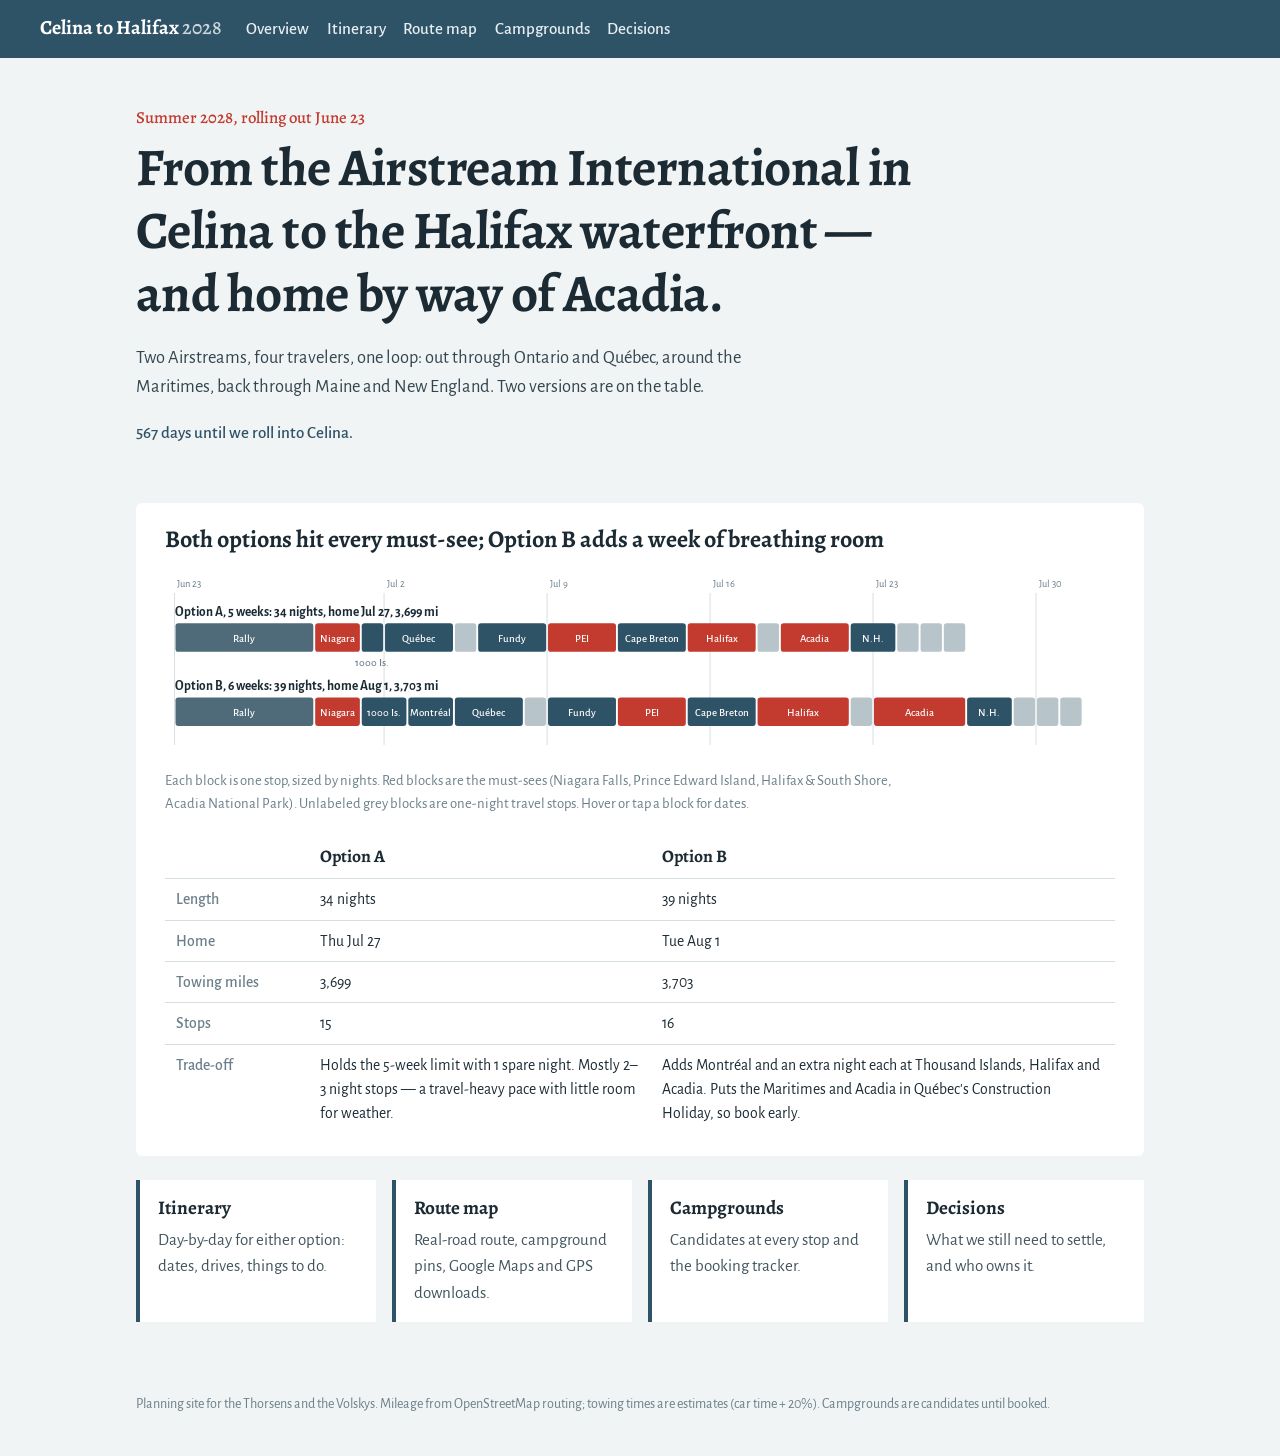
<file: index.html>
<!doctype html>
<html lang="en"><head><meta charset="utf-8">
<meta name="viewport" content="width=device-width, initial-scale=1, viewport-fit=cover">
<meta name="robots" content="noindex, nofollow">
<title>Overview — Celina to Halifax 2028</title>
<link rel="preconnect" href="https://fonts.googleapis.com"><link rel="preconnect" href="https://fonts.gstatic.com" crossorigin>
<link href="https://fonts.googleapis.com/css2?family=Alegreya:wght@500;700&family=Alegreya+Sans:ital,wght@0,400;0,500;0,700;1,400&display=swap" rel="stylesheet">
<link rel="stylesheet" href="assets/css/site.css">
<link rel="icon" href="data:image/svg+xml,<svg xmlns=%22http://www.w3.org/2000/svg%22 viewBox=%220 0 100 100%22><text y=%22.9em%22 font-size=%2290%22>⚓</text></svg>">
</head><body>
<header class="top"><a class="brand" href="">Celina to Halifax <span>2028</span></a><nav><a href="">Overview</a><a href="itinerary/">Itinerary</a><a href="route-map/">Route map</a><a href="campgrounds/">Campgrounds</a><a href="decisions/">Decisions</a></nav></header>
<main>
<section class="hero">
  <p class="dates">Summer 2028, rolling out June 23</p>
  <h1>From the Airstream International in Celina to the Halifax waterfront — and home by way of Acadia.</h1>
  <p class="lede">Two Airstreams, four travelers, one loop: out through Ontario and Québec, around the Maritimes, back through Maine and New England. Two versions are on the table.</p>
  <p class="countdown" id="countdown"></p>
</section>
<section class="compare">
  <h2>Both options hit every must-see; Option B adds a week of breathing room</h2>
  <div class="scroll"><svg viewBox="0 0 1000 190" role="img" aria-label="Timeline of both trip options" class="timeline"><line x1="10.0" y1="22" x2="10.0" y2="182" class="tl-grid"/><text x="13.0" y="16" class="tl-date">Jun 23</text><line x1="230.5" y1="22" x2="230.5" y2="182" class="tl-grid"/><text x="233.5" y="16" class="tl-date">Jul 2</text><line x1="402.0" y1="22" x2="402.0" y2="182" class="tl-grid"/><text x="405.0" y="16" class="tl-date">Jul 9</text><line x1="573.5" y1="22" x2="573.5" y2="182" class="tl-grid"/><text x="576.5" y="16" class="tl-date">Jul 16</text><line x1="745.0" y1="22" x2="745.0" y2="182" class="tl-grid"/><text x="748.0" y="16" class="tl-date">Jul 23</text><line x1="916.5" y1="22" x2="916.5" y2="182" class="tl-grid"/><text x="919.5" y="16" class="tl-date">Jul 30</text><text x="10" y="46" class="tl-row">Option A, 5 weeks: 34 nights, home Jul 27, 3,699 mi</text><rect x="11.0" y="54" width="145.0" height="30" rx="3" class="tl-rally"><title>ACI International Rally: Fri Jun 23 to Thu Jun 29, 6 nights</title></rect><text x="83.5" y="74" text-anchor="middle" class="tl-lab in-rally">Rally</text><rect x="158.0" y="54" width="47.0" height="30" rx="3" class="tl-must"><title>Niagara Falls: Thu Jun 29 to Sat Jul 1, 2 nights</title></rect><text x="181.5" y="74" text-anchor="middle" class="tl-lab in-must">Niagara</text><rect x="207.0" y="54" width="22.5" height="30" rx="3" class="tl-stop"><title>Thousand Islands: Sat Jul 1 to Sun Jul 2, 1 night</title></rect><text x="218.2" y="99" text-anchor="middle" class="tl-lab out">1000 Is.</text><rect x="231.5" y="54" width="71.5" height="30" rx="3" class="tl-stop"><title>Québec City: Sun Jul 2 to Wed Jul 5, 3 nights</title></rect><text x="267.2" y="74" text-anchor="middle" class="tl-lab in-stop">Québec</text><rect x="305.0" y="54" width="22.5" height="30" rx="3" class="tl-transit"><title>Edmundston (overnight): Wed Jul 5 to Thu Jul 6, 1 night</title></rect><rect x="329.5" y="54" width="71.5" height="30" rx="3" class="tl-stop"><title>Fundy National Park: Thu Jul 6 to Sun Jul 9, 3 nights</title></rect><text x="365.2" y="74" text-anchor="middle" class="tl-lab in-stop">Fundy</text><rect x="403.0" y="54" width="71.5" height="30" rx="3" class="tl-must"><title>Prince Edward Island: Sun Jul 9 to Wed Jul 12, 3 nights</title></rect><text x="438.8" y="74" text-anchor="middle" class="tl-lab in-must">PEI</text><rect x="476.5" y="54" width="71.5" height="30" rx="3" class="tl-stop"><title>Cape Breton: Wed Jul 12 to Sat Jul 15, 3 nights</title></rect><text x="512.2" y="74" text-anchor="middle" class="tl-lab in-stop">Cape Breton</text><rect x="550.0" y="54" width="71.5" height="30" rx="3" class="tl-must"><title>Halifax &amp; South Shore: Sat Jul 15 to Tue Jul 18, 3 nights</title></rect><text x="585.8" y="74" text-anchor="middle" class="tl-lab in-must">Halifax</text><rect x="623.5" y="54" width="22.5" height="30" rx="3" class="tl-transit"><title>Saint John (overnight): Tue Jul 18 to Wed Jul 19, 1 night</title></rect><rect x="648.0" y="54" width="71.5" height="30" rx="3" class="tl-must"><title>Acadia National Park: Wed Jul 19 to Sat Jul 22, 3 nights</title></rect><text x="683.8" y="74" text-anchor="middle" class="tl-lab in-must">Acadia</text><rect x="721.5" y="54" width="47.0" height="30" rx="3" class="tl-stop"><title>White Mountains: Sat Jul 22 to Mon Jul 24, 2 nights</title></rect><text x="745.0" y="74" text-anchor="middle" class="tl-lab in-stop">N.H.</text><rect x="770.5" y="54" width="22.5" height="30" rx="3" class="tl-transit"><title>Lake George (overnight): Mon Jul 24 to Tue Jul 25, 1 night</title></rect><rect x="795.0" y="54" width="22.5" height="30" rx="3" class="tl-transit"><title>Finger Lakes (overnight): Tue Jul 25 to Wed Jul 26, 1 night</title></rect><rect x="819.5" y="54" width="22.5" height="30" rx="3" class="tl-transit"><title>Erie (overnight): Wed Jul 26 to Thu Jul 27, 1 night</title></rect><text x="10" y="124" class="tl-row">Option B, 6 weeks: 39 nights, home Aug 1, 3,703 mi</text><rect x="11.0" y="132" width="145.0" height="30" rx="3" class="tl-rally"><title>ACI International Rally: Fri Jun 23 to Thu Jun 29, 6 nights</title></rect><text x="83.5" y="152" text-anchor="middle" class="tl-lab in-rally">Rally</text><rect x="158.0" y="132" width="47.0" height="30" rx="3" class="tl-must"><title>Niagara Falls: Thu Jun 29 to Sat Jul 1, 2 nights</title></rect><text x="181.5" y="152" text-anchor="middle" class="tl-lab in-must">Niagara</text><rect x="207.0" y="132" width="47.0" height="30" rx="3" class="tl-stop"><title>Thousand Islands: Sat Jul 1 to Mon Jul 3, 2 nights</title></rect><text x="230.5" y="152" text-anchor="middle" class="tl-lab in-stop">1000 Is.</text><rect x="256.0" y="132" width="47.0" height="30" rx="3" class="tl-stop"><title>Montréal: Mon Jul 3 to Wed Jul 5, 2 nights</title></rect><text x="279.5" y="152" text-anchor="middle" class="tl-lab in-stop">Montréal</text><rect x="305.0" y="132" width="71.5" height="30" rx="3" class="tl-stop"><title>Québec City: Wed Jul 5 to Sat Jul 8, 3 nights</title></rect><text x="340.8" y="152" text-anchor="middle" class="tl-lab in-stop">Québec</text><rect x="378.5" y="132" width="22.5" height="30" rx="3" class="tl-transit"><title>Edmundston (overnight): Sat Jul 8 to Sun Jul 9, 1 night</title></rect><rect x="403.0" y="132" width="71.5" height="30" rx="3" class="tl-stop"><title>Fundy National Park: Sun Jul 9 to Wed Jul 12, 3 nights</title></rect><text x="438.8" y="152" text-anchor="middle" class="tl-lab in-stop">Fundy</text><rect x="476.5" y="132" width="71.5" height="30" rx="3" class="tl-must"><title>Prince Edward Island: Wed Jul 12 to Sat Jul 15, 3 nights</title></rect><text x="512.2" y="152" text-anchor="middle" class="tl-lab in-must">PEI</text><rect x="550.0" y="132" width="71.5" height="30" rx="3" class="tl-stop"><title>Cape Breton: Sat Jul 15 to Tue Jul 18, 3 nights</title></rect><text x="585.8" y="152" text-anchor="middle" class="tl-lab in-stop">Cape Breton</text><rect x="623.5" y="132" width="96.0" height="30" rx="3" class="tl-must"><title>Halifax &amp; South Shore: Tue Jul 18 to Sat Jul 22, 4 nights</title></rect><text x="671.5" y="152" text-anchor="middle" class="tl-lab in-must">Halifax</text><rect x="721.5" y="132" width="22.5" height="30" rx="3" class="tl-transit"><title>Saint John (overnight): Sat Jul 22 to Sun Jul 23, 1 night</title></rect><rect x="746.0" y="132" width="96.0" height="30" rx="3" class="tl-must"><title>Acadia National Park: Sun Jul 23 to Thu Jul 27, 4 nights</title></rect><text x="794.0" y="152" text-anchor="middle" class="tl-lab in-must">Acadia</text><rect x="844.0" y="132" width="47.0" height="30" rx="3" class="tl-stop"><title>White Mountains: Thu Jul 27 to Sat Jul 29, 2 nights</title></rect><text x="867.5" y="152" text-anchor="middle" class="tl-lab in-stop">N.H.</text><rect x="893.0" y="132" width="22.5" height="30" rx="3" class="tl-transit"><title>Lake George (overnight): Sat Jul 29 to Sun Jul 30, 1 night</title></rect><rect x="917.5" y="132" width="22.5" height="30" rx="3" class="tl-transit"><title>Finger Lakes (overnight): Sun Jul 30 to Mon Jul 31, 1 night</title></rect><rect x="942.0" y="132" width="22.5" height="30" rx="3" class="tl-transit"><title>Erie (overnight): Mon Jul 31 to Tue Aug 1, 1 night</title></rect></svg></div>
  <p class="caption">Each block is one stop, sized by nights. Red blocks are the must-sees (Niagara Falls, Prince Edward Island, Halifax &amp; South Shore, Acadia National Park). Unlabeled grey blocks are one-night travel stops. Hover or tap a block for dates.</p>
  <table class="facts">
    <thead><tr><th></th><th>Option A</th><th>Option B</th></tr></thead>
    <tbody>
      <tr><th>Length</th><td>34 nights</td><td>39 nights</td></tr>
      <tr><th>Home</th><td>Thu Jul 27</td><td>Tue Aug 1</td></tr>
      <tr><th>Towing miles</th><td>3,699</td><td>3,703</td></tr>
      <tr><th>Stops</th><td>15</td><td>16</td></tr>
      <tr><th>Trade-off</th><td>Holds the 5-week limit with 1 spare night. Mostly 2–3 night stops — a travel-heavy pace with little room for weather.</td><td>Adds Montréal and an extra night each at Thousand Islands, Halifax and Acadia. Puts the Maritimes and Acadia in Québec&#x27;s Construction Holiday, so book early.</td></tr>
    </tbody>
  </table>
</section>
<section class="pages">
  <a href="itinerary/"><h3>Itinerary</h3><p>Day-by-day for either option: dates, drives, things to do.</p></a>
  <a href="route-map/"><h3>Route map</h3><p>Real-road route, campground pins, Google Maps and GPS downloads.</p></a>
  <a href="campgrounds/"><h3>Campgrounds</h3><p>Candidates at every stop and the booking tracker.</p></a>
  <a href="decisions/"><h3>Decisions</h3><p>What we still need to settle, and who owns it.</p></a>
</section></main>
<footer>Planning site for the Thorsens and the Volskys. Mileage from OpenStreetMap routing; towing times are estimates (car time + 20%). Campgrounds are candidates until booked.</footer>
<script>
(function(){var s=new Date("2028-06-23T12:00:00"),n=new Date(),d=Math.round((s-n)/864e5),el=document.getElementById("countdown");
if(d>0)el.textContent=d+" days until we roll into Celina.";else if(d>-40)el.textContent="Day "+(1-d)+" of the trip.";else el.textContent="Trip complete.";})();
</script></body></html>
</file>
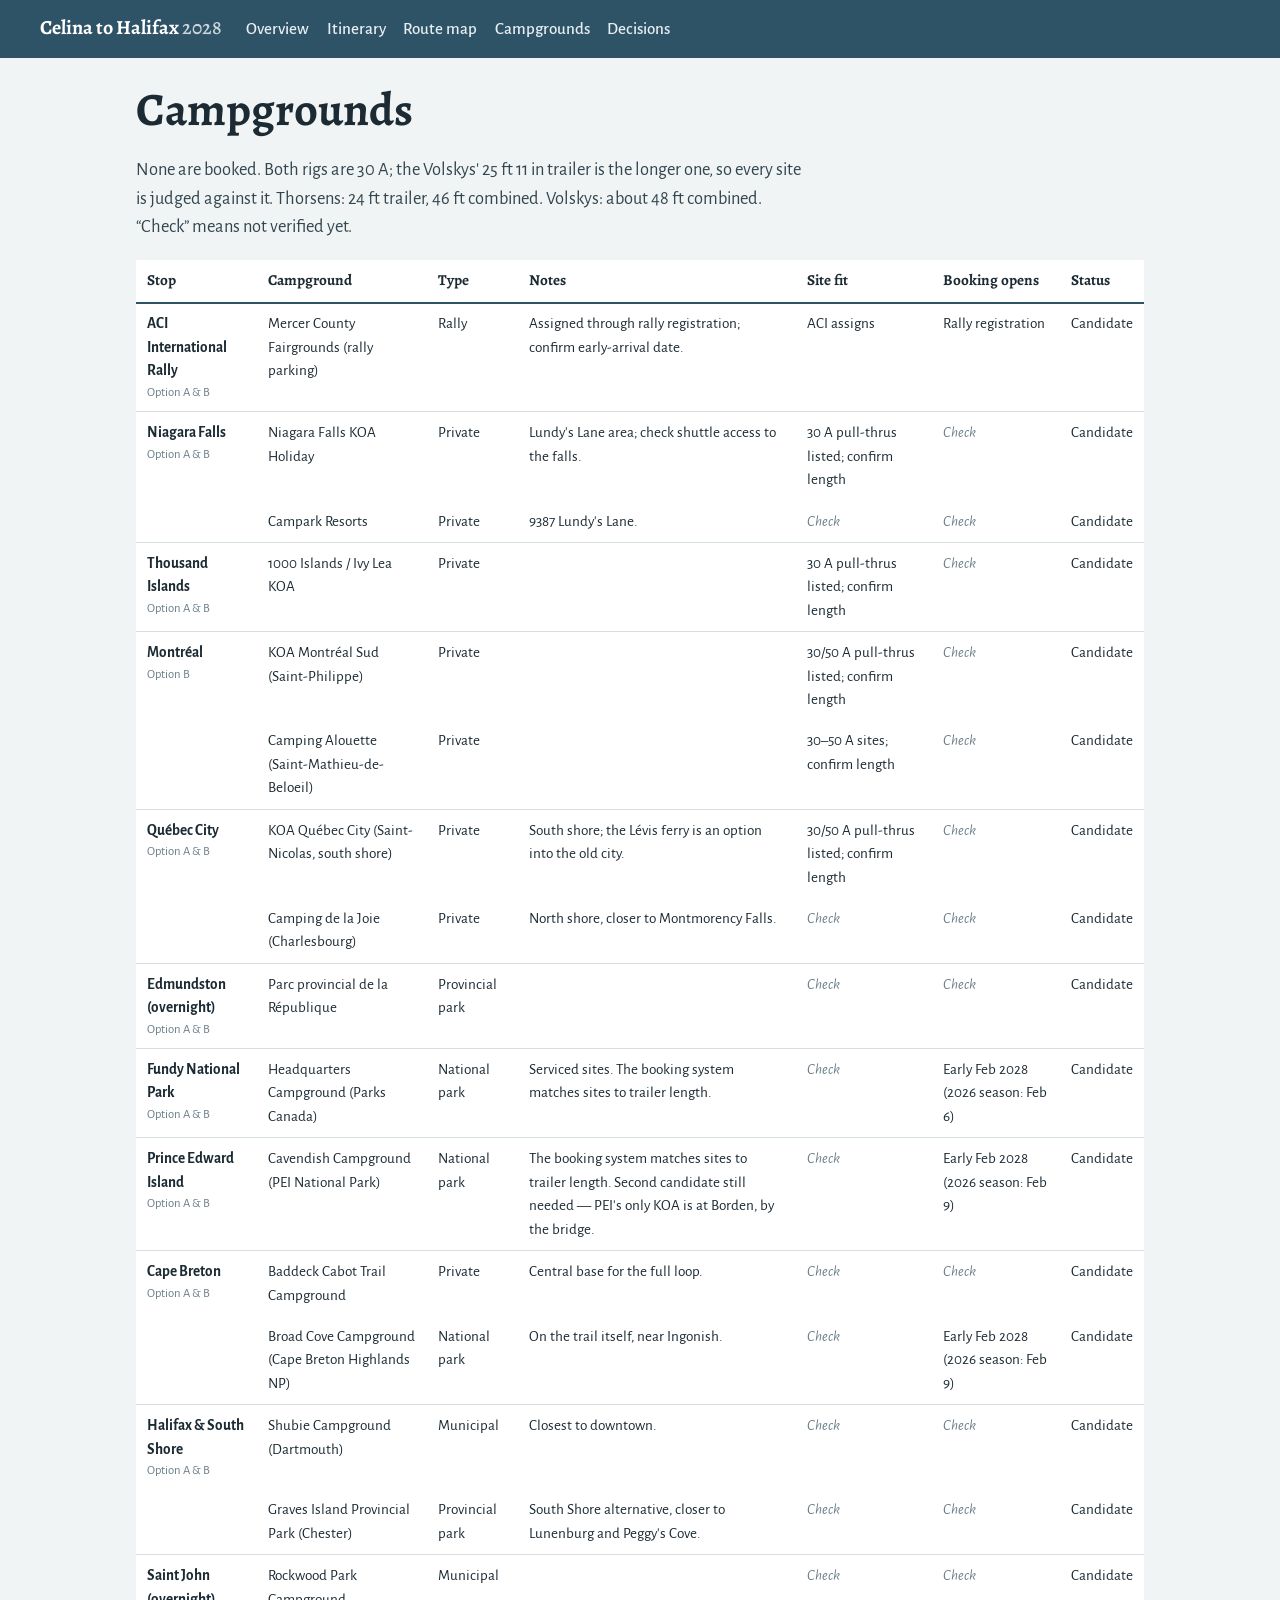
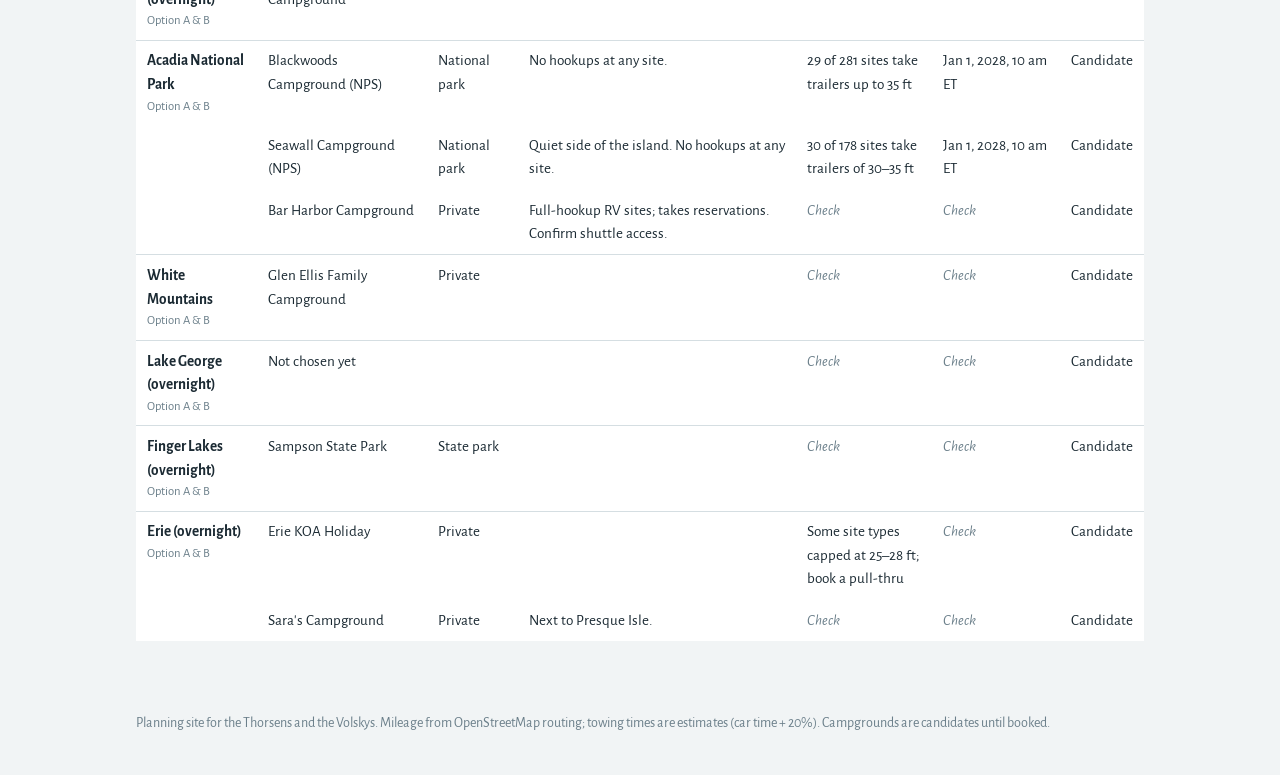
<file: campgrounds/index.html>
<!doctype html>
<html lang="en"><head><meta charset="utf-8">
<meta name="viewport" content="width=device-width, initial-scale=1, viewport-fit=cover">
<meta name="robots" content="noindex, nofollow">
<title>Campgrounds — Celina to Halifax 2028</title>
<link rel="preconnect" href="https://fonts.googleapis.com"><link rel="preconnect" href="https://fonts.gstatic.com" crossorigin>
<link href="https://fonts.googleapis.com/css2?family=Alegreya:wght@500;700&family=Alegreya+Sans:ital,wght@0,400;0,500;0,700;1,400&display=swap" rel="stylesheet">
<link rel="stylesheet" href="../assets/css/site.css">
<link rel="icon" href="data:image/svg+xml,<svg xmlns=%22http://www.w3.org/2000/svg%22 viewBox=%220 0 100 100%22><text y=%22.9em%22 font-size=%2290%22>⚓</text></svg>">
</head><body>
<header class="top"><a class="brand" href="../">Celina to Halifax <span>2028</span></a><nav><a href="../">Overview</a><a href="../itinerary/">Itinerary</a><a href="../route-map/">Route map</a><a href="../campgrounds/">Campgrounds</a><a href="../decisions/">Decisions</a></nav></header>
<main><h1>Campgrounds</h1>
<p class="lede">None are booked. Both rigs are 30 A; the Volskys' 25 ft 11 in trailer is the longer one, so every site is judged against it. Thorsens: 24 ft trailer, 46 ft combined. Volskys: about 48 ft combined. “Check” means not verified yet.</p>
<div class="scroll"><table class="camps"><thead><tr><th>Stop</th><th>Campground</th><th>Type</th><th>Notes</th><th>Site fit</th><th>Booking opens</th><th>Status</th></tr></thead>
<tbody><tr class="grp">
<th scope="row">ACI International Rally<small>Option A & B</small></th>
<td>Mercer County Fairgrounds (rally parking)</td><td>Rally</td><td>Assigned through rally registration; confirm early-arrival date.</td>
<td>ACI assigns</td><td>Rally registration</td><td>Candidate</td></tr><tr class="grp">
<th scope="row">Niagara Falls<small>Option A & B</small></th>
<td>Niagara Falls KOA Holiday</td><td>Private</td><td>Lundy&#x27;s Lane area; check shuttle access to the falls.</td>
<td>30 A pull-thrus listed; confirm length</td><td class="todo">Check</td><td>Candidate</td></tr><tr>
<th scope="row"></th>
<td>Campark Resorts</td><td>Private</td><td>9387 Lundy&#x27;s Lane.</td>
<td class="todo">Check</td><td class="todo">Check</td><td>Candidate</td></tr><tr class="grp">
<th scope="row">Thousand Islands<small>Option A & B</small></th>
<td>1000 Islands / Ivy Lea KOA</td><td>Private</td><td></td>
<td>30 A pull-thrus listed; confirm length</td><td class="todo">Check</td><td>Candidate</td></tr><tr class="grp">
<th scope="row">Montréal<small>Option B</small></th>
<td>KOA Montréal Sud (Saint-Philippe)</td><td>Private</td><td></td>
<td>30/50 A pull-thrus listed; confirm length</td><td class="todo">Check</td><td>Candidate</td></tr><tr>
<th scope="row"></th>
<td>Camping Alouette (Saint-Mathieu-de-Beloeil)</td><td>Private</td><td></td>
<td>30–50 A sites; confirm length</td><td class="todo">Check</td><td>Candidate</td></tr><tr class="grp">
<th scope="row">Québec City<small>Option A & B</small></th>
<td>KOA Québec City (Saint-Nicolas, south shore)</td><td>Private</td><td>South shore; the Lévis ferry is an option into the old city.</td>
<td>30/50 A pull-thrus listed; confirm length</td><td class="todo">Check</td><td>Candidate</td></tr><tr>
<th scope="row"></th>
<td>Camping de la Joie (Charlesbourg)</td><td>Private</td><td>North shore, closer to Montmorency Falls.</td>
<td class="todo">Check</td><td class="todo">Check</td><td>Candidate</td></tr><tr class="grp">
<th scope="row">Edmundston (overnight)<small>Option A & B</small></th>
<td>Parc provincial de la République</td><td>Provincial park</td><td></td>
<td class="todo">Check</td><td class="todo">Check</td><td>Candidate</td></tr><tr class="grp">
<th scope="row">Fundy National Park<small>Option A & B</small></th>
<td>Headquarters Campground (Parks Canada)</td><td>National park</td><td>Serviced sites. The booking system matches sites to trailer length.</td>
<td class="todo">Check</td><td>Early Feb 2028 (2026 season: Feb 6)</td><td>Candidate</td></tr><tr class="grp">
<th scope="row">Prince Edward Island<small>Option A & B</small></th>
<td>Cavendish Campground (PEI National Park)</td><td>National park</td><td>The booking system matches sites to trailer length. Second candidate still needed — PEI&#x27;s only KOA is at Borden, by the bridge.</td>
<td class="todo">Check</td><td>Early Feb 2028 (2026 season: Feb 9)</td><td>Candidate</td></tr><tr class="grp">
<th scope="row">Cape Breton<small>Option A & B</small></th>
<td>Baddeck Cabot Trail Campground</td><td>Private</td><td>Central base for the full loop.</td>
<td class="todo">Check</td><td class="todo">Check</td><td>Candidate</td></tr><tr>
<th scope="row"></th>
<td>Broad Cove Campground (Cape Breton Highlands NP)</td><td>National park</td><td>On the trail itself, near Ingonish.</td>
<td class="todo">Check</td><td>Early Feb 2028 (2026 season: Feb 9)</td><td>Candidate</td></tr><tr class="grp">
<th scope="row">Halifax &amp; South Shore<small>Option A & B</small></th>
<td>Shubie Campground (Dartmouth)</td><td>Municipal</td><td>Closest to downtown.</td>
<td class="todo">Check</td><td class="todo">Check</td><td>Candidate</td></tr><tr>
<th scope="row"></th>
<td>Graves Island Provincial Park (Chester)</td><td>Provincial park</td><td>South Shore alternative, closer to Lunenburg and Peggy&#x27;s Cove.</td>
<td class="todo">Check</td><td class="todo">Check</td><td>Candidate</td></tr><tr class="grp">
<th scope="row">Saint John (overnight)<small>Option A & B</small></th>
<td>Rockwood Park Campground</td><td>Municipal</td><td></td>
<td class="todo">Check</td><td class="todo">Check</td><td>Candidate</td></tr><tr class="grp">
<th scope="row">Acadia National Park<small>Option A & B</small></th>
<td>Blackwoods Campground (NPS)</td><td>National park</td><td>No hookups at any site.</td>
<td>29 of 281 sites take trailers up to 35 ft</td><td>Jan 1, 2028, 10 am ET</td><td>Candidate</td></tr><tr>
<th scope="row"></th>
<td>Seawall Campground (NPS)</td><td>National park</td><td>Quiet side of the island. No hookups at any site.</td>
<td>30 of 178 sites take trailers of 30–35 ft</td><td>Jan 1, 2028, 10 am ET</td><td>Candidate</td></tr><tr>
<th scope="row"></th>
<td>Bar Harbor Campground</td><td>Private</td><td>Full-hookup RV sites; takes reservations. Confirm shuttle access.</td>
<td class="todo">Check</td><td class="todo">Check</td><td>Candidate</td></tr><tr class="grp">
<th scope="row">White Mountains<small>Option A & B</small></th>
<td>Glen Ellis Family Campground</td><td>Private</td><td></td>
<td class="todo">Check</td><td class="todo">Check</td><td>Candidate</td></tr><tr class="grp">
<th scope="row">Lake George (overnight)<small>Option A & B</small></th>
<td>Not chosen yet</td><td></td><td></td>
<td class="todo">Check</td><td class="todo">Check</td><td>Candidate</td></tr><tr class="grp">
<th scope="row">Finger Lakes (overnight)<small>Option A & B</small></th>
<td>Sampson State Park</td><td>State park</td><td></td>
<td class="todo">Check</td><td class="todo">Check</td><td>Candidate</td></tr><tr class="grp">
<th scope="row">Erie (overnight)<small>Option A & B</small></th>
<td>Erie KOA Holiday</td><td>Private</td><td></td>
<td>Some site types capped at 25–28 ft; book a pull-thru</td><td class="todo">Check</td><td>Candidate</td></tr><tr>
<th scope="row"></th>
<td>Sara&#x27;s Campground</td><td>Private</td><td>Next to Presque Isle.</td>
<td class="todo">Check</td><td class="todo">Check</td><td>Candidate</td></tr></tbody></table></div></main>
<footer>Planning site for the Thorsens and the Volskys. Mileage from OpenStreetMap routing; towing times are estimates (car time + 20%). Campgrounds are candidates until booked.</footer>
</body></html>
</file>
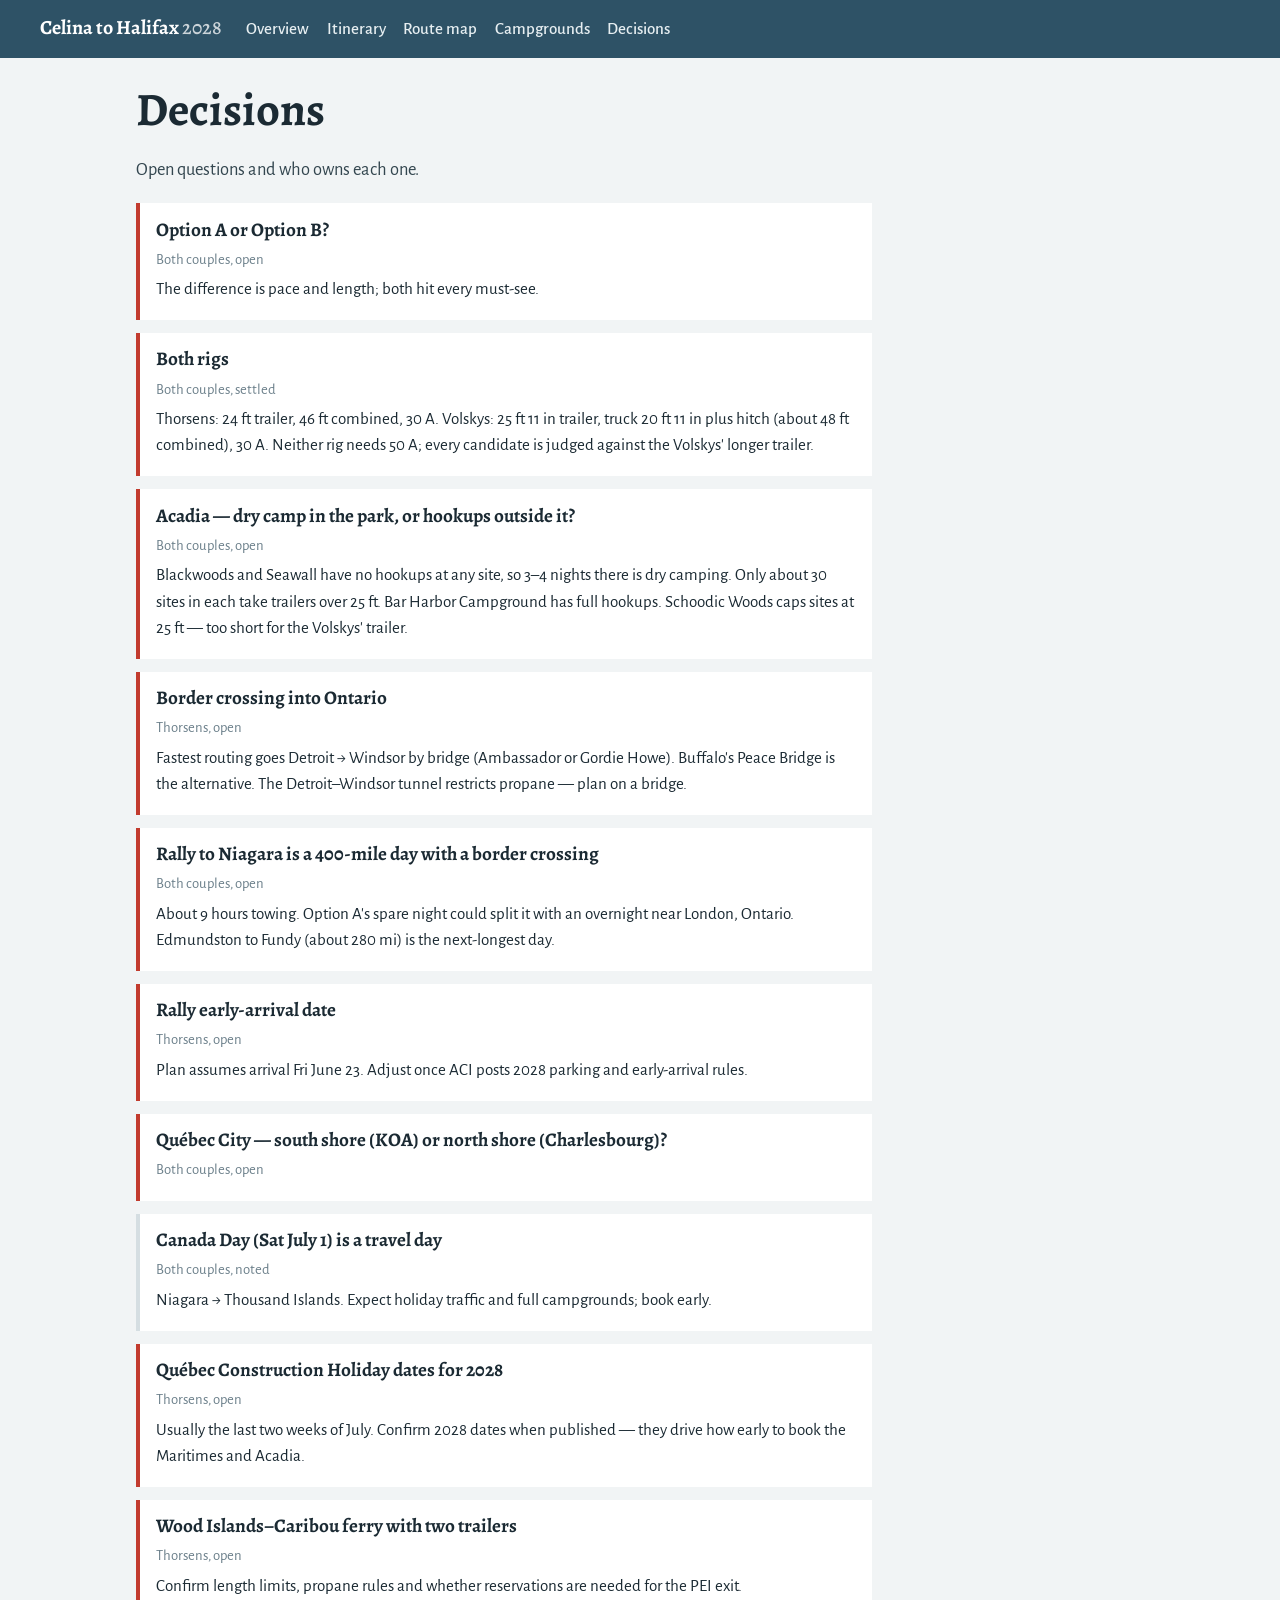
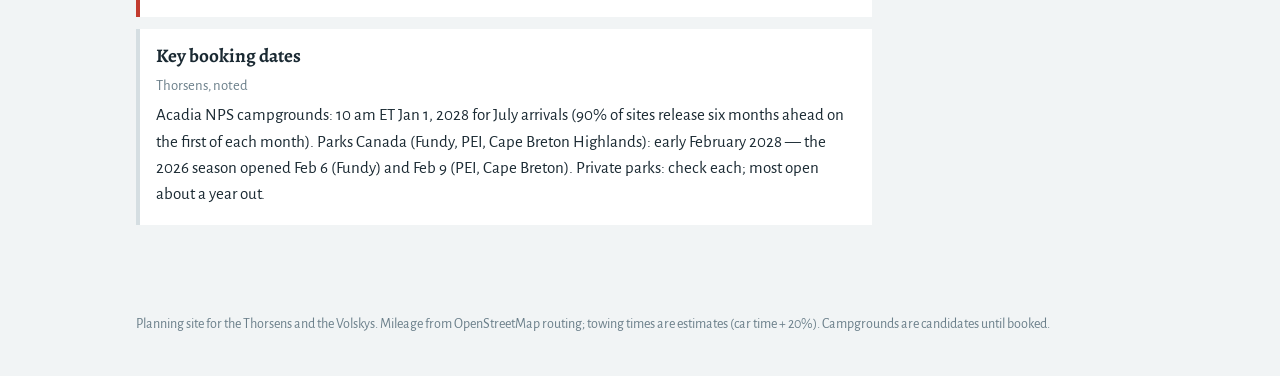
<file: decisions/index.html>
<!doctype html>
<html lang="en"><head><meta charset="utf-8">
<meta name="viewport" content="width=device-width, initial-scale=1, viewport-fit=cover">
<meta name="robots" content="noindex, nofollow">
<title>Decisions — Celina to Halifax 2028</title>
<link rel="preconnect" href="https://fonts.googleapis.com"><link rel="preconnect" href="https://fonts.gstatic.com" crossorigin>
<link href="https://fonts.googleapis.com/css2?family=Alegreya:wght@500;700&family=Alegreya+Sans:ital,wght@0,400;0,500;0,700;1,400&display=swap" rel="stylesheet">
<link rel="stylesheet" href="../assets/css/site.css">
<link rel="icon" href="data:image/svg+xml,<svg xmlns=%22http://www.w3.org/2000/svg%22 viewBox=%220 0 100 100%22><text y=%22.9em%22 font-size=%2290%22>⚓</text></svg>">
</head><body>
<header class="top"><a class="brand" href="../">Celina to Halifax <span>2028</span></a><nav><a href="../">Overview</a><a href="../itinerary/">Itinerary</a><a href="../route-map/">Route map</a><a href="../campgrounds/">Campgrounds</a><a href="../decisions/">Decisions</a></nav></header>
<main><h1>Decisions</h1><p class="lede">Open questions and who owns each one.</p><ul class="decisions"><li class="open"><h3>Option A or Option B?</h3><p class="who">Both couples, open</p>
<p>The difference is pace and length; both hit every must-see.</p></li><li class="settled"><h3>Both rigs</h3><p class="who">Both couples, settled</p>
<p>Thorsens: 24 ft trailer, 46 ft combined, 30 A. Volskys: 25 ft 11 in trailer, truck 20 ft 11 in plus hitch (about 48 ft combined), 30 A. Neither rig needs 50 A; every candidate is judged against the Volskys&#x27; longer trailer.</p></li><li class="open"><h3>Acadia — dry camp in the park, or hookups outside it?</h3><p class="who">Both couples, open</p>
<p>Blackwoods and Seawall have no hookups at any site, so 3–4 nights there is dry camping. Only about 30 sites in each take trailers over 25 ft. Bar Harbor Campground has full hookups. Schoodic Woods caps sites at 25 ft — too short for the Volskys&#x27; trailer.</p></li><li class="open"><h3>Border crossing into Ontario</h3><p class="who">Thorsens, open</p>
<p>Fastest routing goes Detroit → Windsor by bridge (Ambassador or Gordie Howe). Buffalo&#x27;s Peace Bridge is the alternative. The Detroit–Windsor tunnel restricts propane — plan on a bridge.</p></li><li class="open"><h3>Rally to Niagara is a 400-mile day with a border crossing</h3><p class="who">Both couples, open</p>
<p>About 9 hours towing. Option A&#x27;s spare night could split it with an overnight near London, Ontario. Edmundston to Fundy (about 280 mi) is the next-longest day.</p></li><li class="open"><h3>Rally early-arrival date</h3><p class="who">Thorsens, open</p>
<p>Plan assumes arrival Fri June 23. Adjust once ACI posts 2028 parking and early-arrival rules.</p></li><li class="open"><h3>Québec City — south shore (KOA) or north shore (Charlesbourg)?</h3><p class="who">Both couples, open</p>
</li><li class="noted"><h3>Canada Day (Sat July 1) is a travel day</h3><p class="who">Both couples, noted</p>
<p>Niagara → Thousand Islands. Expect holiday traffic and full campgrounds; book early.</p></li><li class="open"><h3>Québec Construction Holiday dates for 2028</h3><p class="who">Thorsens, open</p>
<p>Usually the last two weeks of July. Confirm 2028 dates when published — they drive how early to book the Maritimes and Acadia.</p></li><li class="open"><h3>Wood Islands–Caribou ferry with two trailers</h3><p class="who">Thorsens, open</p>
<p>Confirm length limits, propane rules and whether reservations are needed for the PEI exit.</p></li><li class="noted"><h3>Key booking dates</h3><p class="who">Thorsens, noted</p>
<p>Acadia NPS campgrounds: 10 am ET Jan 1, 2028 for July arrivals (90% of sites release six months ahead on the first of each month). Parks Canada (Fundy, PEI, Cape Breton Highlands): early February 2028 — the 2026 season opened Feb 6 (Fundy) and Feb 9 (PEI, Cape Breton). Private parks: check each; most open about a year out.</p></li></ul></main>
<footer>Planning site for the Thorsens and the Volskys. Mileage from OpenStreetMap routing; towing times are estimates (car time + 20%). Campgrounds are candidates until booked.</footer>
</body></html>
</file>
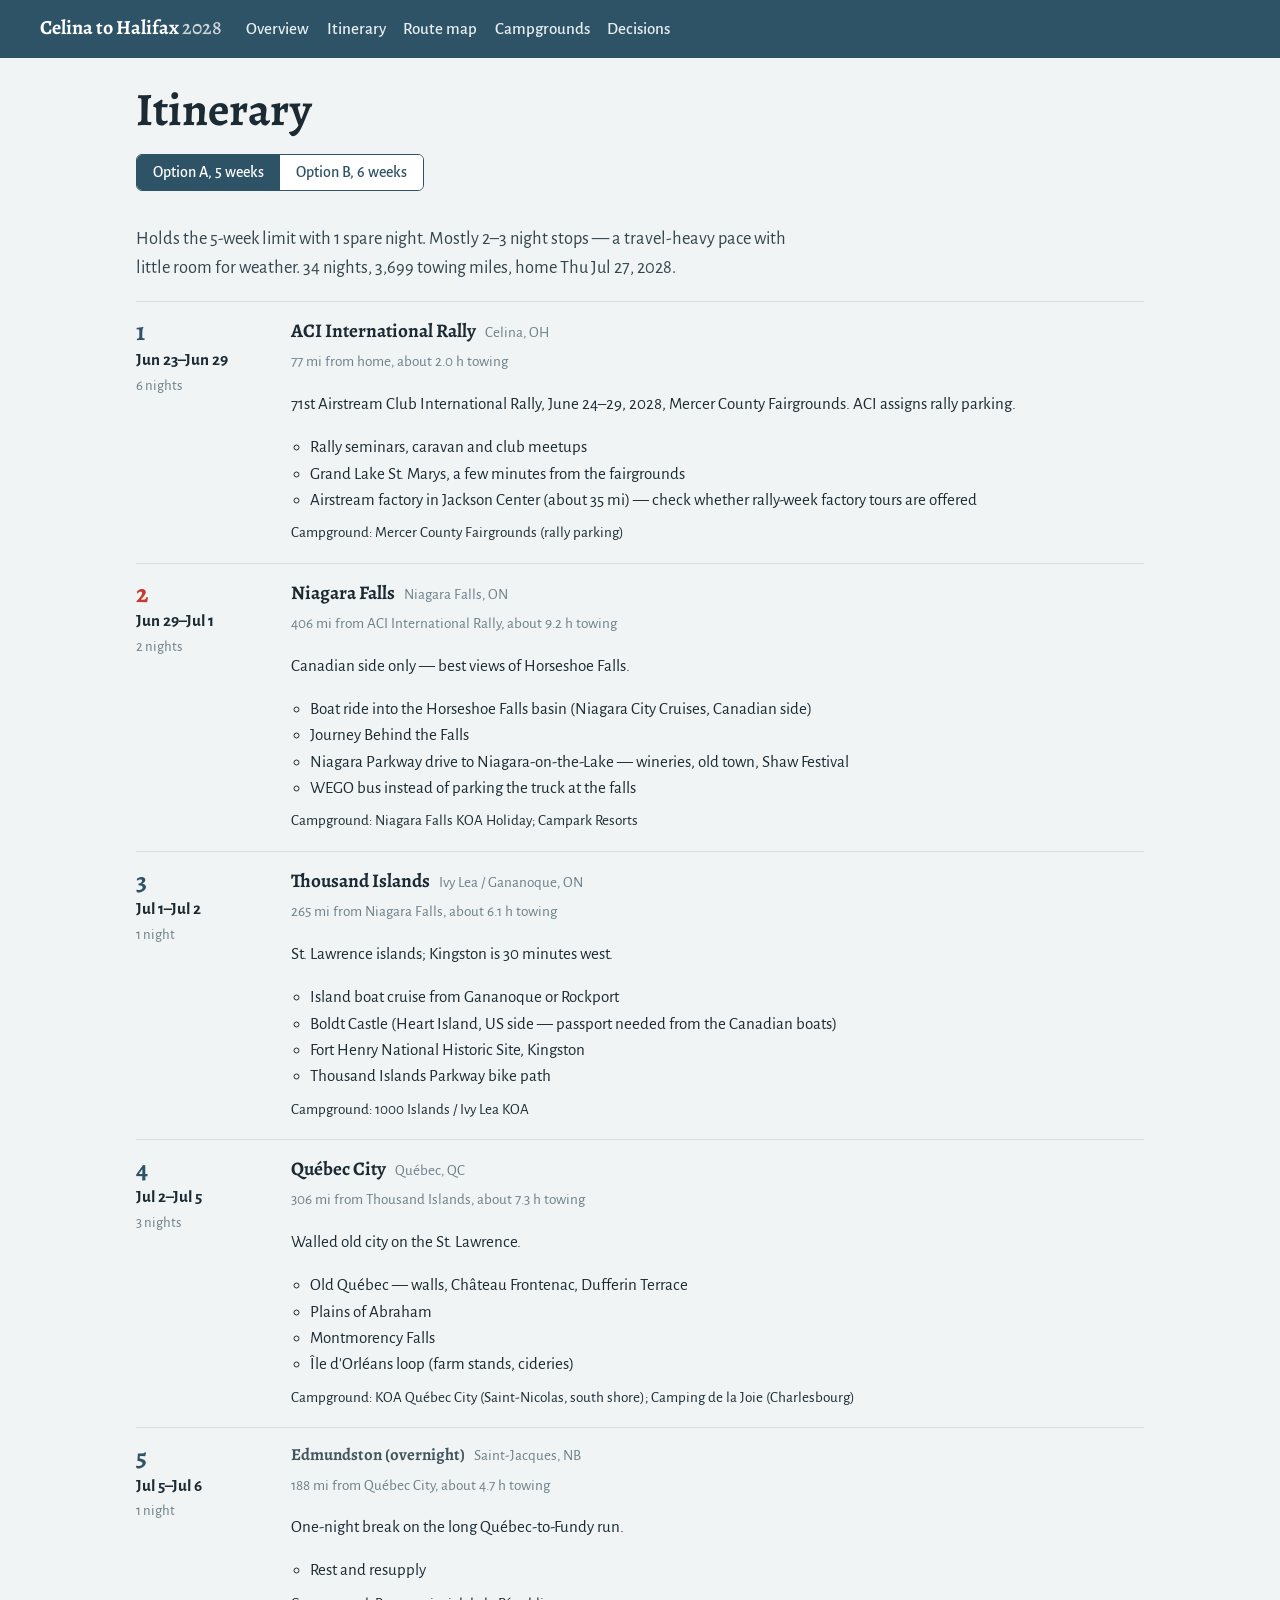
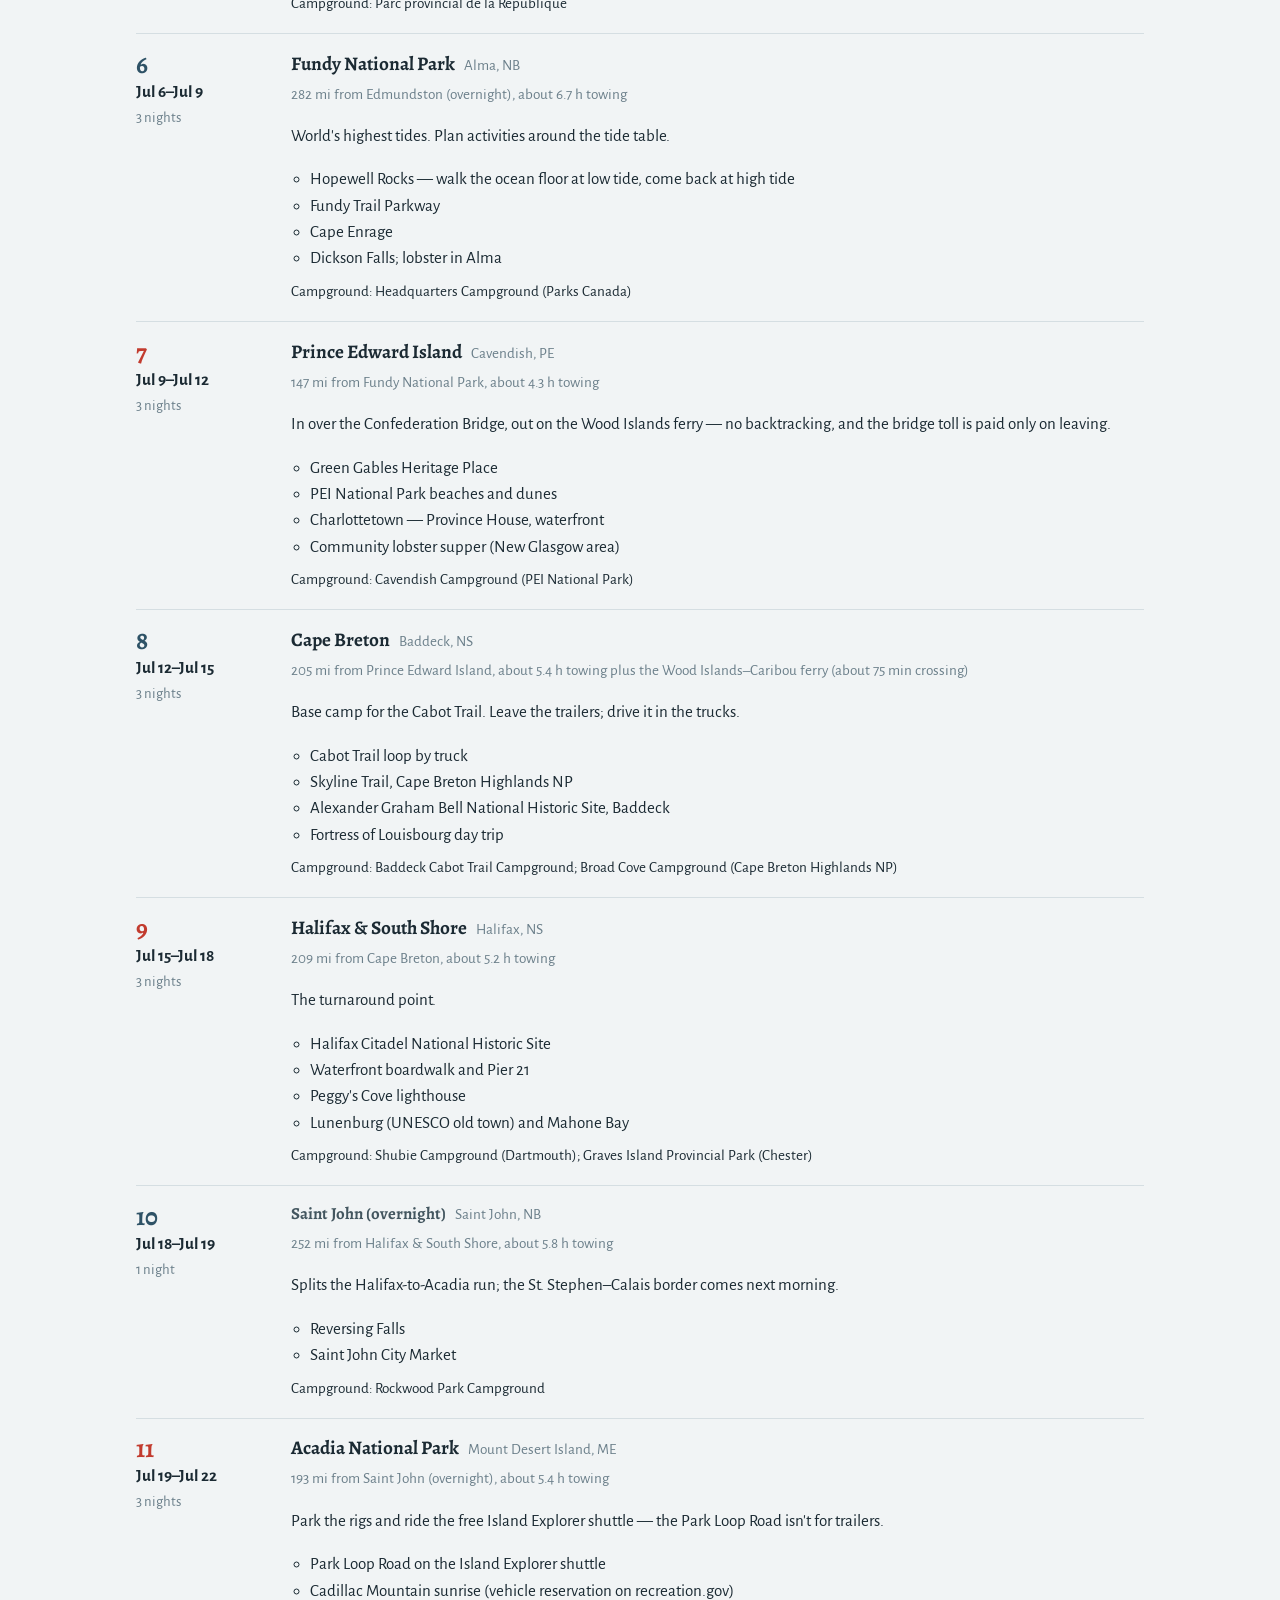
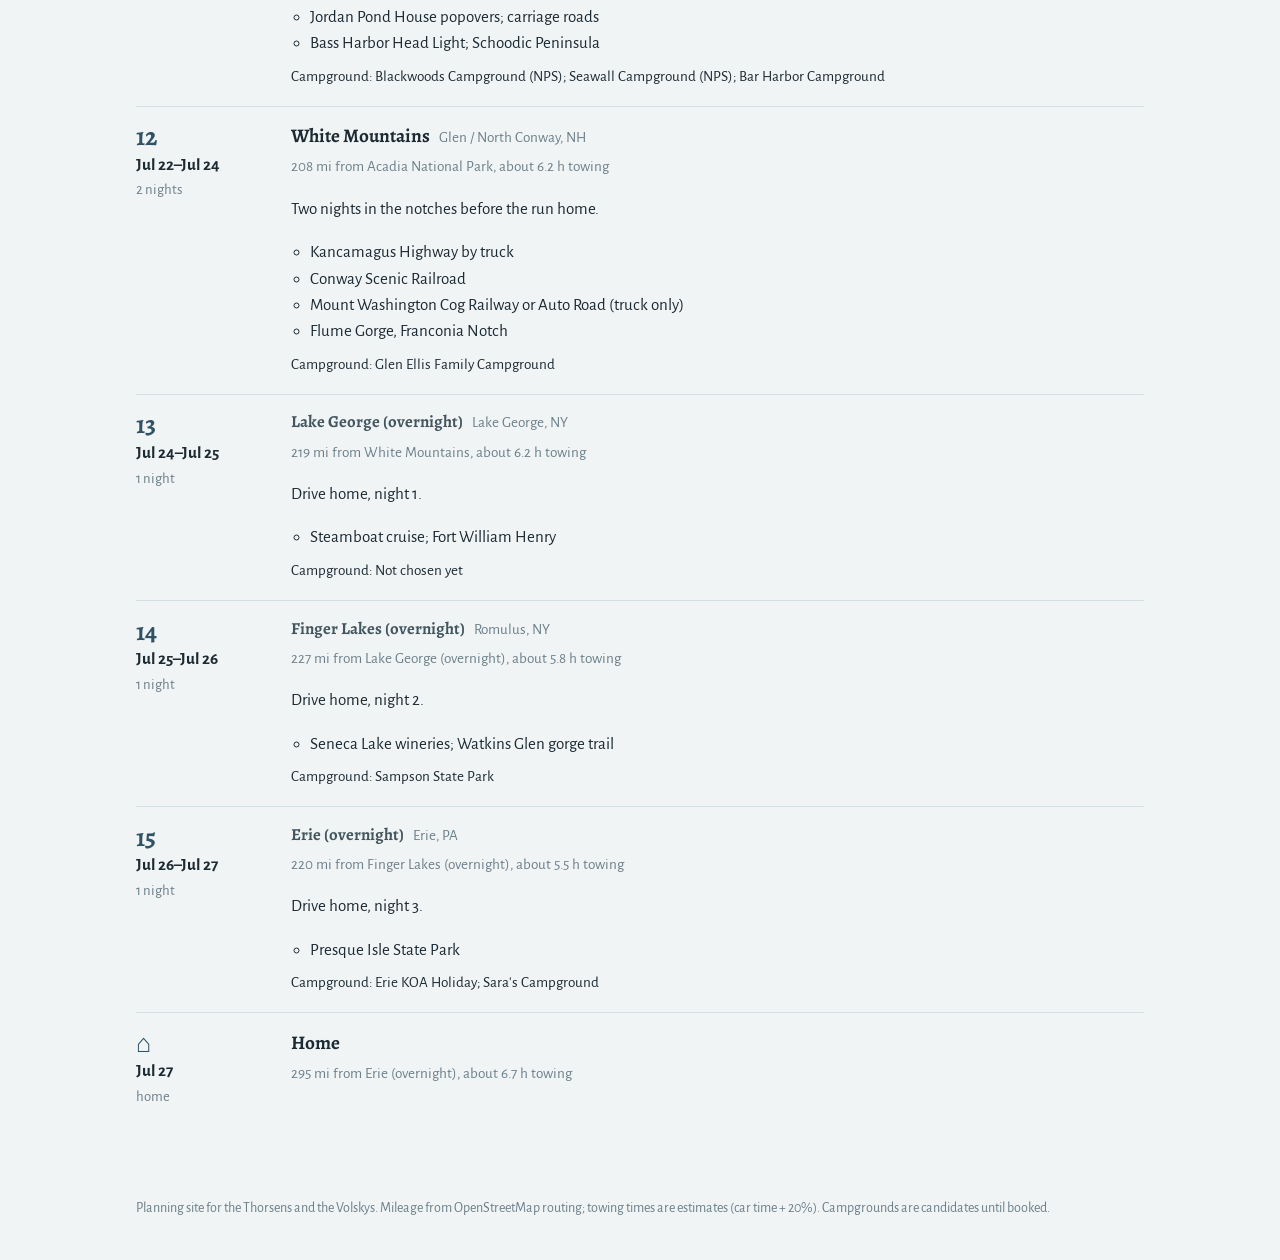
<file: itinerary/index.html>
<!doctype html>
<html lang="en"><head><meta charset="utf-8">
<meta name="viewport" content="width=device-width, initial-scale=1, viewport-fit=cover">
<meta name="robots" content="noindex, nofollow">
<title>Itinerary — Celina to Halifax 2028</title>
<link rel="preconnect" href="https://fonts.googleapis.com"><link rel="preconnect" href="https://fonts.gstatic.com" crossorigin>
<link href="https://fonts.googleapis.com/css2?family=Alegreya:wght@500;700&family=Alegreya+Sans:ital,wght@0,400;0,500;0,700;1,400&display=swap" rel="stylesheet">
<link rel="stylesheet" href="../assets/css/site.css">
<link rel="icon" href="data:image/svg+xml,<svg xmlns=%22http://www.w3.org/2000/svg%22 viewBox=%220 0 100 100%22><text y=%22.9em%22 font-size=%2290%22>⚓</text></svg>">
</head><body>
<header class="top"><a class="brand" href="../">Celina to Halifax <span>2028</span></a><nav><a href="../">Overview</a><a href="../itinerary/">Itinerary</a><a href="../route-map/">Route map</a><a href="../campgrounds/">Campgrounds</a><a href="../decisions/">Decisions</a></nav></header>
<main><h1>Itinerary</h1><div class="tabs" role="tablist"><button role="tab" data-opt="A" aria-selected="true">Option A, 5 weeks</button><button role="tab" data-opt="B" aria-selected="false">Option B, 6 weeks</button></div><section class="pane" data-opt="A"><p class="lede">Holds the 5-week limit with 1 spare night. Mostly 2–3 night stops — a travel-heavy pace with little room for weather. 34 nights, 3,699 towing miles, home Thu Jul 27, 2028.</p><ol class="stops"><li class="stop k-rally">
<div class="when"><span class="n">1</span><b>Jun 23–Jun 29</b><span>6 nights</span></div>
<div class="what"><h3>ACI International Rally <small>Celina, OH</small></h3>
<p class="drive">77 mi from home, about 2.0 h towing</p><p>71st Airstream Club International Rally, June 24–29, 2028, Mercer County Fairgrounds. ACI assigns rally parking.</p>
<ul><li>Rally seminars, caravan and club meetups</li><li>Grand Lake St. Marys, a few minutes from the fairgrounds</li><li>Airstream factory in Jackson Center (about 35 mi) — check whether rally-week factory tours are offered</li></ul><p class="camp">Campground: Mercer County Fairgrounds (rally parking)</p></div></li><li class="stop k-must must">
<div class="when"><span class="n">2</span><b>Jun 29–Jul 1</b><span>2 nights</span></div>
<div class="what"><h3>Niagara Falls <small>Niagara Falls, ON</small></h3>
<p class="drive">406 mi from ACI International Rally, about 9.2 h towing</p><p>Canadian side only — best views of Horseshoe Falls.</p>
<ul><li>Boat ride into the Horseshoe Falls basin (Niagara City Cruises, Canadian side)</li><li>Journey Behind the Falls</li><li>Niagara Parkway drive to Niagara-on-the-Lake — wineries, old town, Shaw Festival</li><li>WEGO bus instead of parking the truck at the falls</li></ul><p class="camp">Campground: Niagara Falls KOA Holiday; Campark Resorts</p></div></li><li class="stop k-stop">
<div class="when"><span class="n">3</span><b>Jul 1–Jul 2</b><span>1 night</span></div>
<div class="what"><h3>Thousand Islands <small>Ivy Lea / Gananoque, ON</small></h3>
<p class="drive">265 mi from Niagara Falls, about 6.1 h towing</p><p>St. Lawrence islands; Kingston is 30 minutes west.</p>
<ul><li>Island boat cruise from Gananoque or Rockport</li><li>Boldt Castle (Heart Island, US side — passport needed from the Canadian boats)</li><li>Fort Henry National Historic Site, Kingston</li><li>Thousand Islands Parkway bike path</li></ul><p class="camp">Campground: 1000 Islands / Ivy Lea KOA</p></div></li><li class="stop k-stop">
<div class="when"><span class="n">4</span><b>Jul 2–Jul 5</b><span>3 nights</span></div>
<div class="what"><h3>Québec City <small>Québec, QC</small></h3>
<p class="drive">306 mi from Thousand Islands, about 7.3 h towing</p><p>Walled old city on the St. Lawrence.</p>
<ul><li>Old Québec — walls, Château Frontenac, Dufferin Terrace</li><li>Plains of Abraham</li><li>Montmorency Falls</li><li>Île d&#x27;Orléans loop (farm stands, cideries)</li></ul><p class="camp">Campground: KOA Québec City (Saint-Nicolas, south shore); Camping de la Joie (Charlesbourg)</p></div></li><li class="stop k-transit">
<div class="when"><span class="n">5</span><b>Jul 5–Jul 6</b><span>1 night</span></div>
<div class="what"><h3>Edmundston (overnight) <small>Saint-Jacques, NB</small></h3>
<p class="drive">188 mi from Québec City, about 4.7 h towing</p><p>One-night break on the long Québec-to-Fundy run.</p>
<ul><li>Rest and resupply</li></ul><p class="camp">Campground: Parc provincial de la République</p></div></li><li class="stop k-stop">
<div class="when"><span class="n">6</span><b>Jul 6–Jul 9</b><span>3 nights</span></div>
<div class="what"><h3>Fundy National Park <small>Alma, NB</small></h3>
<p class="drive">282 mi from Edmundston (overnight), about 6.7 h towing</p><p>World&#x27;s highest tides. Plan activities around the tide table.</p>
<ul><li>Hopewell Rocks — walk the ocean floor at low tide, come back at high tide</li><li>Fundy Trail Parkway</li><li>Cape Enrage</li><li>Dickson Falls; lobster in Alma</li></ul><p class="camp">Campground: Headquarters Campground (Parks Canada)</p></div></li><li class="stop k-must must">
<div class="when"><span class="n">7</span><b>Jul 9–Jul 12</b><span>3 nights</span></div>
<div class="what"><h3>Prince Edward Island <small>Cavendish, PE</small></h3>
<p class="drive">147 mi from Fundy National Park, about 4.3 h towing</p><p>In over the Confederation Bridge, out on the Wood Islands ferry — no backtracking, and the bridge toll is paid only on leaving.</p>
<ul><li>Green Gables Heritage Place</li><li>PEI National Park beaches and dunes</li><li>Charlottetown — Province House, waterfront</li><li>Community lobster supper (New Glasgow area)</li></ul><p class="camp">Campground: Cavendish Campground (PEI National Park)</p></div></li><li class="stop k-stop">
<div class="when"><span class="n">8</span><b>Jul 12–Jul 15</b><span>3 nights</span></div>
<div class="what"><h3>Cape Breton <small>Baddeck, NS</small></h3>
<p class="drive">205 mi from Prince Edward Island, about 5.4 h towing plus the Wood Islands–Caribou ferry (about 75 min crossing)</p><p>Base camp for the Cabot Trail. Leave the trailers; drive it in the trucks.</p>
<ul><li>Cabot Trail loop by truck</li><li>Skyline Trail, Cape Breton Highlands NP</li><li>Alexander Graham Bell National Historic Site, Baddeck</li><li>Fortress of Louisbourg day trip</li></ul><p class="camp">Campground: Baddeck Cabot Trail Campground; Broad Cove Campground (Cape Breton Highlands NP)</p></div></li><li class="stop k-must must">
<div class="when"><span class="n">9</span><b>Jul 15–Jul 18</b><span>3 nights</span></div>
<div class="what"><h3>Halifax &amp; South Shore <small>Halifax, NS</small></h3>
<p class="drive">209 mi from Cape Breton, about 5.2 h towing</p><p>The turnaround point.</p>
<ul><li>Halifax Citadel National Historic Site</li><li>Waterfront boardwalk and Pier 21</li><li>Peggy&#x27;s Cove lighthouse</li><li>Lunenburg (UNESCO old town) and Mahone Bay</li></ul><p class="camp">Campground: Shubie Campground (Dartmouth); Graves Island Provincial Park (Chester)</p></div></li><li class="stop k-transit">
<div class="when"><span class="n">10</span><b>Jul 18–Jul 19</b><span>1 night</span></div>
<div class="what"><h3>Saint John (overnight) <small>Saint John, NB</small></h3>
<p class="drive">252 mi from Halifax &amp; South Shore, about 5.8 h towing</p><p>Splits the Halifax-to-Acadia run; the St. Stephen–Calais border comes next morning.</p>
<ul><li>Reversing Falls</li><li>Saint John City Market</li></ul><p class="camp">Campground: Rockwood Park Campground</p></div></li><li class="stop k-must must">
<div class="when"><span class="n">11</span><b>Jul 19–Jul 22</b><span>3 nights</span></div>
<div class="what"><h3>Acadia National Park <small>Mount Desert Island, ME</small></h3>
<p class="drive">193 mi from Saint John (overnight), about 5.4 h towing</p><p>Park the rigs and ride the free Island Explorer shuttle — the Park Loop Road isn&#x27;t for trailers.</p>
<ul><li>Park Loop Road on the Island Explorer shuttle</li><li>Cadillac Mountain sunrise (vehicle reservation on recreation.gov)</li><li>Jordan Pond House popovers; carriage roads</li><li>Bass Harbor Head Light; Schoodic Peninsula</li></ul><p class="camp">Campground: Blackwoods Campground (NPS); Seawall Campground (NPS); Bar Harbor Campground</p></div></li><li class="stop k-stop">
<div class="when"><span class="n">12</span><b>Jul 22–Jul 24</b><span>2 nights</span></div>
<div class="what"><h3>White Mountains <small>Glen / North Conway, NH</small></h3>
<p class="drive">208 mi from Acadia National Park, about 6.2 h towing</p><p>Two nights in the notches before the run home.</p>
<ul><li>Kancamagus Highway by truck</li><li>Conway Scenic Railroad</li><li>Mount Washington Cog Railway or Auto Road (truck only)</li><li>Flume Gorge, Franconia Notch</li></ul><p class="camp">Campground: Glen Ellis Family Campground</p></div></li><li class="stop k-transit">
<div class="when"><span class="n">13</span><b>Jul 24–Jul 25</b><span>1 night</span></div>
<div class="what"><h3>Lake George (overnight) <small>Lake George, NY</small></h3>
<p class="drive">219 mi from White Mountains, about 6.2 h towing</p><p>Drive home, night 1.</p>
<ul><li>Steamboat cruise; Fort William Henry</li></ul><p class="camp">Campground: Not chosen yet</p></div></li><li class="stop k-transit">
<div class="when"><span class="n">14</span><b>Jul 25–Jul 26</b><span>1 night</span></div>
<div class="what"><h3>Finger Lakes (overnight) <small>Romulus, NY</small></h3>
<p class="drive">227 mi from Lake George (overnight), about 5.8 h towing</p><p>Drive home, night 2.</p>
<ul><li>Seneca Lake wineries; Watkins Glen gorge trail</li></ul><p class="camp">Campground: Sampson State Park</p></div></li><li class="stop k-transit">
<div class="when"><span class="n">15</span><b>Jul 26–Jul 27</b><span>1 night</span></div>
<div class="what"><h3>Erie (overnight) <small>Erie, PA</small></h3>
<p class="drive">220 mi from Finger Lakes (overnight), about 5.5 h towing</p><p>Drive home, night 3.</p>
<ul><li>Presque Isle State Park</li></ul><p class="camp">Campground: Erie KOA Holiday; Sara&#x27;s Campground</p></div></li><li class="stop k-home"><div class="when"><span class="n">⌂</span><b>Jul 27</b><span>home</span></div>
<div class="what"><h3>Home</h3><p class="drive">295 mi from Erie (overnight), about 6.7 h towing</p></div></li></ol></section><section class="pane" data-opt="B" hidden><p class="lede">Adds Montréal and an extra night each at Thousand Islands, Halifax and Acadia. Puts the Maritimes and Acadia in Québec&#x27;s Construction Holiday, so book early. 39 nights, 3,703 towing miles, home Tue Aug 1, 2028.</p><ol class="stops"><li class="stop k-rally">
<div class="when"><span class="n">1</span><b>Jun 23–Jun 29</b><span>6 nights</span></div>
<div class="what"><h3>ACI International Rally <small>Celina, OH</small></h3>
<p class="drive">77 mi from home, about 2.0 h towing</p><p>71st Airstream Club International Rally, June 24–29, 2028, Mercer County Fairgrounds. ACI assigns rally parking.</p>
<ul><li>Rally seminars, caravan and club meetups</li><li>Grand Lake St. Marys, a few minutes from the fairgrounds</li><li>Airstream factory in Jackson Center (about 35 mi) — check whether rally-week factory tours are offered</li></ul><p class="camp">Campground: Mercer County Fairgrounds (rally parking)</p></div></li><li class="stop k-must must">
<div class="when"><span class="n">2</span><b>Jun 29–Jul 1</b><span>2 nights</span></div>
<div class="what"><h3>Niagara Falls <small>Niagara Falls, ON</small></h3>
<p class="drive">406 mi from ACI International Rally, about 9.2 h towing</p><p>Canadian side only — best views of Horseshoe Falls.</p>
<ul><li>Boat ride into the Horseshoe Falls basin (Niagara City Cruises, Canadian side)</li><li>Journey Behind the Falls</li><li>Niagara Parkway drive to Niagara-on-the-Lake — wineries, old town, Shaw Festival</li><li>WEGO bus instead of parking the truck at the falls</li></ul><p class="camp">Campground: Niagara Falls KOA Holiday; Campark Resorts</p></div></li><li class="stop k-stop">
<div class="when"><span class="n">3</span><b>Jul 1–Jul 3</b><span>2 nights</span></div>
<div class="what"><h3>Thousand Islands <small>Ivy Lea / Gananoque, ON</small></h3>
<p class="drive">265 mi from Niagara Falls, about 6.1 h towing</p><p>St. Lawrence islands; Kingston is 30 minutes west.</p>
<ul><li>Island boat cruise from Gananoque or Rockport</li><li>Boldt Castle (Heart Island, US side — passport needed from the Canadian boats)</li><li>Fort Henry National Historic Site, Kingston</li><li>Thousand Islands Parkway bike path</li></ul><p class="camp">Campground: 1000 Islands / Ivy Lea KOA</p></div></li><li class="stop k-stop">
<div class="when"><span class="n">4</span><b>Jul 3–Jul 5</b><span>2 nights</span></div>
<div class="what"><h3>Montréal <small>Montréal, QC</small></h3>
<p class="drive">159 mi from Thousand Islands, about 3.7 h towing</p><p>Option B only. Camp south of the island and go in by truck or transit.</p>
<ul><li>Old Montréal and Notre-Dame Basilica</li><li>Mount Royal lookout</li><li>Jean-Talon Market</li></ul><p class="camp">Campground: KOA Montréal Sud (Saint-Philippe); Camping Alouette (Saint-Mathieu-de-Beloeil)</p></div></li><li class="stop k-stop">
<div class="when"><span class="n">5</span><b>Jul 5–Jul 8</b><span>3 nights</span></div>
<div class="what"><h3>Québec City <small>Québec, QC</small></h3>
<p class="drive">151 mi from Montréal, about 3.8 h towing</p><p>Walled old city on the St. Lawrence.</p>
<ul><li>Old Québec — walls, Château Frontenac, Dufferin Terrace</li><li>Plains of Abraham</li><li>Montmorency Falls</li><li>Île d&#x27;Orléans loop (farm stands, cideries)</li></ul><p class="camp">Campground: KOA Québec City (Saint-Nicolas, south shore); Camping de la Joie (Charlesbourg)</p></div></li><li class="stop k-transit">
<div class="when"><span class="n">6</span><b>Jul 8–Jul 9</b><span>1 night</span></div>
<div class="what"><h3>Edmundston (overnight) <small>Saint-Jacques, NB</small></h3>
<p class="drive">188 mi from Québec City, about 4.7 h towing</p><p>One-night break on the long Québec-to-Fundy run.</p>
<ul><li>Rest and resupply</li></ul><p class="camp">Campground: Parc provincial de la République</p></div></li><li class="stop k-stop">
<div class="when"><span class="n">7</span><b>Jul 9–Jul 12</b><span>3 nights</span></div>
<div class="what"><h3>Fundy National Park <small>Alma, NB</small></h3>
<p class="drive">282 mi from Edmundston (overnight), about 6.7 h towing</p><p>World&#x27;s highest tides. Plan activities around the tide table.</p>
<ul><li>Hopewell Rocks — walk the ocean floor at low tide, come back at high tide</li><li>Fundy Trail Parkway</li><li>Cape Enrage</li><li>Dickson Falls; lobster in Alma</li></ul><p class="camp">Campground: Headquarters Campground (Parks Canada)</p></div></li><li class="stop k-must must">
<div class="when"><span class="n">8</span><b>Jul 12–Jul 15</b><span>3 nights</span></div>
<div class="what"><h3>Prince Edward Island <small>Cavendish, PE</small></h3>
<p class="drive">147 mi from Fundy National Park, about 4.3 h towing</p><p>In over the Confederation Bridge, out on the Wood Islands ferry — no backtracking, and the bridge toll is paid only on leaving.</p>
<ul><li>Green Gables Heritage Place</li><li>PEI National Park beaches and dunes</li><li>Charlottetown — Province House, waterfront</li><li>Community lobster supper (New Glasgow area)</li></ul><p class="camp">Campground: Cavendish Campground (PEI National Park)</p></div></li><li class="stop k-stop">
<div class="when"><span class="n">9</span><b>Jul 15–Jul 18</b><span>3 nights</span></div>
<div class="what"><h3>Cape Breton <small>Baddeck, NS</small></h3>
<p class="drive">205 mi from Prince Edward Island, about 5.4 h towing plus the Wood Islands–Caribou ferry (about 75 min crossing)</p><p>Base camp for the Cabot Trail. Leave the trailers; drive it in the trucks.</p>
<ul><li>Cabot Trail loop by truck</li><li>Skyline Trail, Cape Breton Highlands NP</li><li>Alexander Graham Bell National Historic Site, Baddeck</li><li>Fortress of Louisbourg day trip</li></ul><p class="camp">Campground: Baddeck Cabot Trail Campground; Broad Cove Campground (Cape Breton Highlands NP)</p></div></li><li class="stop k-must must">
<div class="when"><span class="n">10</span><b>Jul 18–Jul 22</b><span>4 nights</span></div>
<div class="what"><h3>Halifax &amp; South Shore <small>Halifax, NS</small></h3>
<p class="drive">209 mi from Cape Breton, about 5.2 h towing</p><p>The turnaround point.</p>
<ul><li>Halifax Citadel National Historic Site</li><li>Waterfront boardwalk and Pier 21</li><li>Peggy&#x27;s Cove lighthouse</li><li>Lunenburg (UNESCO old town) and Mahone Bay</li></ul><p class="camp">Campground: Shubie Campground (Dartmouth); Graves Island Provincial Park (Chester)</p></div></li><li class="stop k-transit">
<div class="when"><span class="n">11</span><b>Jul 22–Jul 23</b><span>1 night</span></div>
<div class="what"><h3>Saint John (overnight) <small>Saint John, NB</small></h3>
<p class="drive">252 mi from Halifax &amp; South Shore, about 5.8 h towing</p><p>Splits the Halifax-to-Acadia run; the St. Stephen–Calais border comes next morning.</p>
<ul><li>Reversing Falls</li><li>Saint John City Market</li></ul><p class="camp">Campground: Rockwood Park Campground</p></div></li><li class="stop k-must must">
<div class="when"><span class="n">12</span><b>Jul 23–Jul 27</b><span>4 nights</span></div>
<div class="what"><h3>Acadia National Park <small>Mount Desert Island, ME</small></h3>
<p class="drive">193 mi from Saint John (overnight), about 5.4 h towing</p><p>Park the rigs and ride the free Island Explorer shuttle — the Park Loop Road isn&#x27;t for trailers.</p>
<ul><li>Park Loop Road on the Island Explorer shuttle</li><li>Cadillac Mountain sunrise (vehicle reservation on recreation.gov)</li><li>Jordan Pond House popovers; carriage roads</li><li>Bass Harbor Head Light; Schoodic Peninsula</li></ul><p class="camp">Campground: Blackwoods Campground (NPS); Seawall Campground (NPS); Bar Harbor Campground</p></div></li><li class="stop k-stop">
<div class="when"><span class="n">13</span><b>Jul 27–Jul 29</b><span>2 nights</span></div>
<div class="what"><h3>White Mountains <small>Glen / North Conway, NH</small></h3>
<p class="drive">208 mi from Acadia National Park, about 6.2 h towing</p><p>Two nights in the notches before the run home.</p>
<ul><li>Kancamagus Highway by truck</li><li>Conway Scenic Railroad</li><li>Mount Washington Cog Railway or Auto Road (truck only)</li><li>Flume Gorge, Franconia Notch</li></ul><p class="camp">Campground: Glen Ellis Family Campground</p></div></li><li class="stop k-transit">
<div class="when"><span class="n">14</span><b>Jul 29–Jul 30</b><span>1 night</span></div>
<div class="what"><h3>Lake George (overnight) <small>Lake George, NY</small></h3>
<p class="drive">219 mi from White Mountains, about 6.2 h towing</p><p>Drive home, night 1.</p>
<ul><li>Steamboat cruise; Fort William Henry</li></ul><p class="camp">Campground: Not chosen yet</p></div></li><li class="stop k-transit">
<div class="when"><span class="n">15</span><b>Jul 30–Jul 31</b><span>1 night</span></div>
<div class="what"><h3>Finger Lakes (overnight) <small>Romulus, NY</small></h3>
<p class="drive">227 mi from Lake George (overnight), about 5.8 h towing</p><p>Drive home, night 2.</p>
<ul><li>Seneca Lake wineries; Watkins Glen gorge trail</li></ul><p class="camp">Campground: Sampson State Park</p></div></li><li class="stop k-transit">
<div class="when"><span class="n">16</span><b>Jul 31–Aug 1</b><span>1 night</span></div>
<div class="what"><h3>Erie (overnight) <small>Erie, PA</small></h3>
<p class="drive">220 mi from Finger Lakes (overnight), about 5.5 h towing</p><p>Drive home, night 3.</p>
<ul><li>Presque Isle State Park</li></ul><p class="camp">Campground: Erie KOA Holiday; Sara&#x27;s Campground</p></div></li><li class="stop k-home"><div class="when"><span class="n">⌂</span><b>Aug 1</b><span>home</span></div>
<div class="what"><h3>Home</h3><p class="drive">295 mi from Erie (overnight), about 6.7 h towing</p></div></li></ol></section></main>
<footer>Planning site for the Thorsens and the Volskys. Mileage from OpenStreetMap routing; towing times are estimates (car time + 20%). Campgrounds are candidates until booked.</footer>
<script>
document.querySelectorAll('[role=tab]').forEach(function(b){b.addEventListener('click',function(){
var o=b.dataset.opt;document.querySelectorAll('[role=tab]').forEach(function(x){x.setAttribute('aria-selected',x===b)});
document.querySelectorAll('.pane').forEach(function(p){p.hidden=p.dataset.opt!==o});try{localStorage.setItem('opt',o)}catch(e){}})});
try{var s=localStorage.getItem('opt');if(s)document.querySelector('[role=tab][data-opt="'+s+'"]').click()}catch(e){}
</script></body></html>
</file>
<file: assets/css/site.css>
/* Celina to Halifax 2028 — Atlantic palette: slate harbor, sea fog, buoy red (one emphasis colour) */
:root {
  --ink: #1B2A33;
  --harbor: #2E5266;
  --fog: #F1F4F5;
  --surf: #D5DEE2;
  --slate: #6B7F8A;
  --buoy: #C23B2E;
  --paper: #FFFFFF;
  --serif: "Alegreya", Georgia, "Times New Roman", serif;
  --sans: "Alegreya Sans", "Gill Sans", "Segoe UI", system-ui, sans-serif;
}
:root { box-sizing: border-box; padding-top: env(safe-area-inset-top, 0px); padding-bottom: env(safe-area-inset-bottom, 0px); }
*, *::before, *::after { box-sizing: inherit; }
html { scroll-padding-top: env(safe-area-inset-top, 0px); }
body { margin: 0; background: var(--fog); color: var(--ink); font: 400 1.0625rem/1.55 var(--sans); }
a { color: var(--harbor); }
a:focus-visible, button:focus-visible { outline: 3px solid var(--buoy); outline-offset: 2px; }

.top { display: flex; flex-wrap: wrap; align-items: baseline; gap: .5rem 1.5rem; padding: 1rem clamp(1rem, 4vw, 2.5rem);
  background: var(--harbor); color: #fff; }
.brand { font: 700 1.25rem/1.2 var(--serif); color: #fff; text-decoration: none; }
.brand span { font-weight: 500; opacity: .75; }
.top nav { display: flex; flex-wrap: wrap; gap: .25rem 1.1rem; }
.top nav a { color: #E6EEF1; text-decoration: none; font-weight: 500; }
.top nav a:hover { color: #fff; text-decoration: underline; }

main { max-width: 68rem; margin: 0 auto; padding: 1.5rem clamp(1rem, 4vw, 2.5rem) 3rem; }
h1, h2, h3 { font-family: var(--serif); line-height: 1.2; margin: 0 0 .5rem; }
h1 { font-size: clamp(1.9rem, 4.2vw, 2.9rem); font-weight: 700; }
h2 { font-size: 1.5rem; font-weight: 700; }
h3 { font-size: 1.2rem; font-weight: 700; }
.lede { font-size: 1.15rem; max-width: 42rem; color: #33464F; }
.caption { font-size: .92rem; color: var(--slate); max-width: 46rem; }

/* hero */
.hero { padding: 1.5rem 0 1rem; max-width: 50rem; }
.hero h1 { font-size: clamp(2rem, 4.6vw, 3.3rem); letter-spacing: -.01em; }
.hero .dates { font: 500 1.05rem var(--serif); color: var(--buoy); margin: 0 0 .4rem; }
.countdown { font-weight: 500; color: var(--harbor); }

/* signature timeline */
.compare { margin-top: 1.5rem; background: var(--paper); border-radius: 6px; padding: 1.4rem clamp(1rem, 3vw, 1.8rem); }
.scroll { overflow-x: auto; -webkit-overflow-scrolling: touch; }
.timeline { width: 100%; min-width: 760px; height: auto; display: block; margin: .6rem 0 .2rem; font-family: var(--sans); }
.tl-grid { stroke: var(--surf); stroke-width: 1; }
.tl-date { font-size: 11px; fill: var(--slate); }
.tl-row { font-size: 14px; font-weight: 700; fill: var(--ink); }
.tl-stop { fill: var(--harbor); }
.tl-rally { fill: #4F6B79; }
.tl-transit { fill: #B7C4CA; }
.tl-must { fill: var(--buoy); }
.tl-lab { font-size: 11.5px; font-weight: 500; }
.tl-lab.in-stop, .tl-lab.in-rally, .tl-lab.in-must { fill: #fff; }
.tl-lab.out { fill: var(--slate); }

table { border-collapse: collapse; width: 100%; }
.facts { margin-top: 1.2rem; font-size: .98rem; }
.facts th, .facts td { text-align: left; vertical-align: top; padding: .5rem .7rem; border-top: 1px solid var(--surf); }
.facts thead th { font-family: var(--serif); font-size: 1.1rem; border-top: 0; }
.facts tbody th { color: var(--slate); font-weight: 500; width: 9rem; }

.pages { display: grid; grid-template-columns: repeat(auto-fit, minmax(14rem, 1fr)); gap: 1rem; margin-top: 1.5rem; }
.pages a { display: block; padding: 1rem 1.1rem; border-left: 4px solid var(--harbor); background: var(--paper); text-decoration: none; color: var(--ink); }
.pages a:hover { border-left-color: var(--buoy); }
.pages p { margin: 0; color: #43565F; }

/* option switch */
.tabs { display: inline-flex; border: 1px solid var(--harbor); border-radius: 6px; overflow: hidden; margin: .5rem 0 1rem; }
.tabs button { font: 500 1rem var(--sans); padding: .5rem 1rem; border: 0; background: var(--paper); color: var(--harbor); cursor: pointer; }
.tabs button[aria-selected="true"] { background: var(--harbor); color: #fff; }

/* itinerary */
.stops { list-style: none; padding: 0; margin: 0; }
.stop { display: grid; grid-template-columns: 8.5rem 1fr; gap: 1.2rem; padding: 1.1rem 0; border-top: 1px solid var(--surf); }
.stop .when { display: flex; flex-direction: column; gap: .1rem; }
.stop .when .n { font: 700 1.6rem/1 var(--serif); color: var(--harbor); }
.stop.must .when .n { color: var(--buoy); }
.stop .when span:last-child { color: var(--slate); font-size: .92rem; }
.stop h3 small { font: 400 .95rem var(--sans); color: var(--slate); margin-left: .35rem; }
.stop .drive { margin: .1rem 0 .5rem; color: var(--slate); font-size: .95rem; }
.stop ul { margin: .3rem 0 .5rem; padding-left: 1.2rem; }
.stop .camp { margin: 0; font-size: .95rem; }
.stop.k-transit h3 { font-size: 1.05rem; color: #43565F; }
@media (max-width: 560px) { .stop { grid-template-columns: 1fr; gap: .3rem; } .stop .when { flex-direction: row; align-items: baseline; gap: .6rem; } }

/* map */
#map { height: min(70vh, 640px); border-radius: 6px; background: var(--surf); }
.downloads a { margin-right: .8rem; font-weight: 500; }

/* campgrounds */
.camps { background: var(--paper); font-size: .95rem; min-width: 760px; }
.camps th, .camps td { text-align: left; vertical-align: top; padding: .55rem .7rem; }
.camps thead th { font-family: var(--serif); border-bottom: 2px solid var(--harbor); }
.camps tr.grp th, .camps tr.grp td { border-top: 1px solid var(--surf); }
.camps tbody th small { display: block; font-weight: 400; color: var(--slate); }
.camps .todo { color: var(--slate); font-style: italic; }

/* decisions */
.decisions { list-style: none; padding: 0; max-width: 46rem; }
.decisions li { padding: .9rem 0 .9rem 1rem; border-left: 4px solid var(--buoy); margin-bottom: .8rem; background: var(--paper); padding-right: 1rem; }
.decisions li.noted { border-left-color: var(--surf); }
.decisions .who { margin: 0 0 .3rem; color: var(--slate); font-size: .92rem; }
.decisions p { margin: .2rem 0; }

footer { max-width: 68rem; margin: 0 auto; padding: 1.5rem clamp(1rem, 4vw, 2.5rem) 2.5rem; font-size: .88rem; color: var(--slate); }

@media (prefers-reduced-motion: reduce) { * { transition: none !important; animation: none !important; } }
</file>
